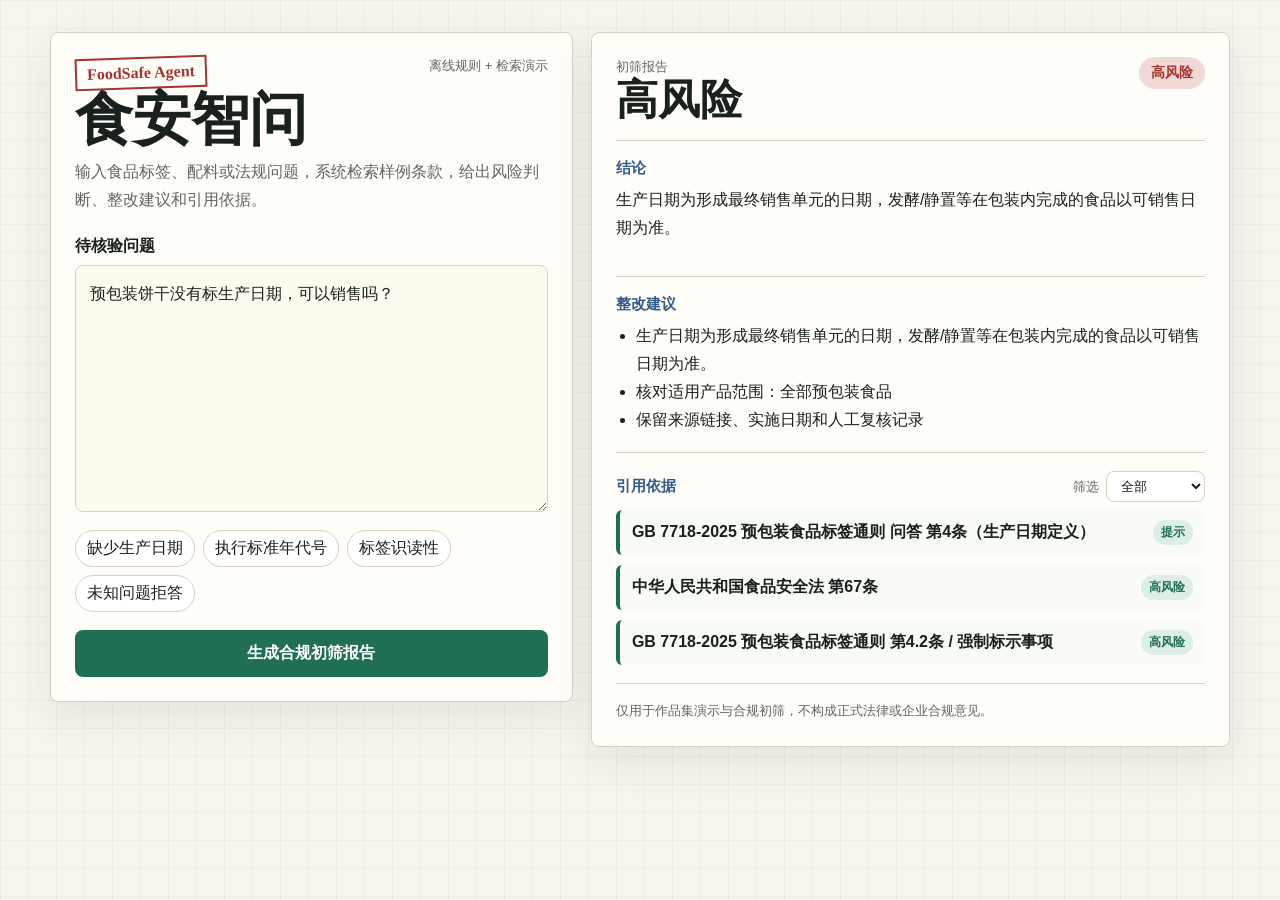
<file: index.html>
<!doctype html>
<html lang="zh-CN">
<head>
  <meta charset="utf-8">
  <meta name="viewport" content="width=device-width, initial-scale=1">
  <meta http-equiv="refresh" content="0; url=web/index.html">
  <title>食安智问 - FoodSafe Agent</title>
  <link rel="canonical" href="web/index.html">
</head>
<body>
  <p><a href="web/index.html">打开食安智问 Web Demo</a></p>
</body>
</html>
</file>
<file: web/styles.css>
:root {
  --paper: #f7f4ed;
  --ink: #18211d;
  --muted: #5f675f;
  --line: #d7d0c2;
  --panel: #fffdf8;
  --green: #1f6f54;
  --green-soft: #dceee6;
  --red: #a3352f;
  --red-soft: #f2d8d4;
  --amber: #9a6a1f;
  --amber-soft: #f1e4c8;
  --blue: #315b8a;
}

* {
  box-sizing: border-box;
}

body {
  margin: 0;
  min-height: 100vh;
  color: var(--ink);
  background:
    linear-gradient(90deg, rgba(24, 33, 29, 0.04) 1px, transparent 1px),
    linear-gradient(180deg, rgba(24, 33, 29, 0.04) 1px, transparent 1px),
    var(--paper);
  background-size: 28px 28px;
  font-family: "Microsoft YaHei", "PingFang SC", "Noto Sans CJK SC", Arial, sans-serif;
}

button,
textarea,
select {
  font: inherit;
}

.shell {
  width: min(1180px, calc(100vw - 32px));
  margin: 0 auto;
  padding: 32px 0;
}

.workspace {
  display: grid;
  grid-template-columns: minmax(320px, 0.9fr) minmax(380px, 1.1fr);
  gap: 18px;
  align-items: start;
}

.panel {
  border: 1px solid var(--line);
  border-radius: 8px;
  background: var(--panel);
  box-shadow: 0 14px 40px rgba(42, 36, 26, 0.08);
}

.query-panel {
  padding: 24px;
}

.brand-row,
.report-head {
  display: flex;
  align-items: flex-start;
  justify-content: space-between;
  gap: 12px;
}

.stamp {
  display: inline-flex;
  align-items: center;
  min-height: 32px;
  padding: 4px 10px;
  border: 2px solid var(--red);
  color: var(--red);
  font-family: Georgia, "Times New Roman", serif;
  font-weight: 700;
  letter-spacing: 0;
  transform: rotate(-2deg);
}

.mode,
.eyebrow {
  color: var(--muted);
  font-size: 13px;
}

h1,
h2,
h3,
p {
  margin-top: 0;
}

h1 {
  margin-bottom: 8px;
  font-family: "Microsoft YaHei UI", "Microsoft YaHei", sans-serif;
  font-size: clamp(34px, 6vw, 58px);
  line-height: 1.05;
  letter-spacing: 0;
}

.lead {
  color: var(--muted);
  line-height: 1.75;
}

label {
  display: block;
  margin: 22px 0 8px;
  color: var(--ink);
  font-weight: 700;
}

textarea {
  width: 100%;
  resize: vertical;
  min-height: 180px;
  border: 1px solid var(--line);
  border-radius: 8px;
  padding: 14px;
  color: var(--ink);
  background: #fffaf0;
  line-height: 1.7;
}

textarea:focus,
button:focus-visible {
  outline: 3px solid rgba(49, 91, 138, 0.28);
  outline-offset: 2px;
}

.examples {
  display: flex;
  flex-wrap: wrap;
  gap: 8px;
  margin: 14px 0 18px;
}

.examples button {
  border: 1px solid var(--line);
  border-radius: 999px;
  padding: 7px 11px;
  color: var(--ink);
  background: #fff;
  cursor: pointer;
}

.examples button:hover {
  border-color: var(--blue);
}

.primary {
  width: 100%;
  border: 0;
  border-radius: 8px;
  padding: 13px 16px;
  color: #fff;
  background: var(--green);
  font-weight: 700;
  cursor: pointer;
}

.primary:hover {
  background: #185a44;
}

.report-panel {
  padding: 24px;
}

.report-head {
  padding-bottom: 16px;
  border-bottom: 1px solid var(--line);
}

h2 {
  margin-bottom: 0;
  font-size: clamp(26px, 4vw, 42px);
  line-height: 1.15;
  letter-spacing: 0;
}

.badge {
  white-space: nowrap;
  border-radius: 999px;
  padding: 7px 12px;
  font-size: 14px;
  font-weight: 700;
}

.badge.neutral {
  color: var(--muted);
  background: #ece7dc;
}

.badge.high {
  color: var(--red);
  background: var(--red-soft);
}

.badge.check {
  color: var(--amber);
  background: var(--amber-soft);
}

.badge.info {
  color: var(--green);
  background: var(--green-soft);
}

.result-block {
  padding: 18px 0;
  border-bottom: 1px solid var(--line);
}

.result-block h3 {
  margin-bottom: 8px;
  color: var(--blue);
  font-size: 15px;
}

.block-head {
  display: flex;
  align-items: center;
  justify-content: space-between;
  gap: 12px;
  margin-bottom: 8px;
}

.block-head h3 {
  margin-bottom: 0;
}

.inline-filter {
  display: inline-flex;
  align-items: center;
  gap: 7px;
  margin: 0;
  color: var(--muted);
  font-size: 13px;
  font-weight: 400;
}

.inline-filter select {
  border: 1px solid var(--line);
  border-radius: 8px;
  padding: 6px 28px 6px 10px;
  color: var(--ink);
  background: #fff;
}

.result-block p,
.result-block li {
  line-height: 1.75;
}

ul {
  margin: 0;
  padding-left: 20px;
}

.citations {
  display: grid;
  gap: 10px;
}

.citation {
  border-left: 4px solid var(--green);
  border-radius: 6px;
  padding: 10px 12px;
  background: #f8fbf6;
}

.citation summary {
  display: flex;
  align-items: center;
  justify-content: space-between;
  gap: 12px;
  cursor: pointer;
}

.citation strong {
  display: block;
}

.citation p {
  margin-bottom: 6px;
  color: var(--muted);
  line-height: 1.7;
}

.citation-meta {
  font-size: 13px;
}

.mini-badge {
  white-space: nowrap;
  border-radius: 999px;
  padding: 4px 8px;
  color: var(--green);
  background: var(--green-soft);
  font-size: 12px;
  font-weight: 700;
}

.citation a {
  color: var(--blue);
  word-break: break-all;
}

.disclaimer {
  margin: 16px 0 0;
  color: var(--muted);
  font-size: 13px;
  line-height: 1.7;
}

@media (max-width: 860px) {
  .shell {
    width: min(100vw - 20px, 680px);
    padding: 10px 0;
  }

  .workspace {
    grid-template-columns: 1fr;
  }

  .query-panel,
  .report-panel {
    padding: 18px;
  }

  .brand-row,
  .report-head,
  .block-head {
    flex-direction: column;
    align-items: flex-start;
  }
}
</file>
